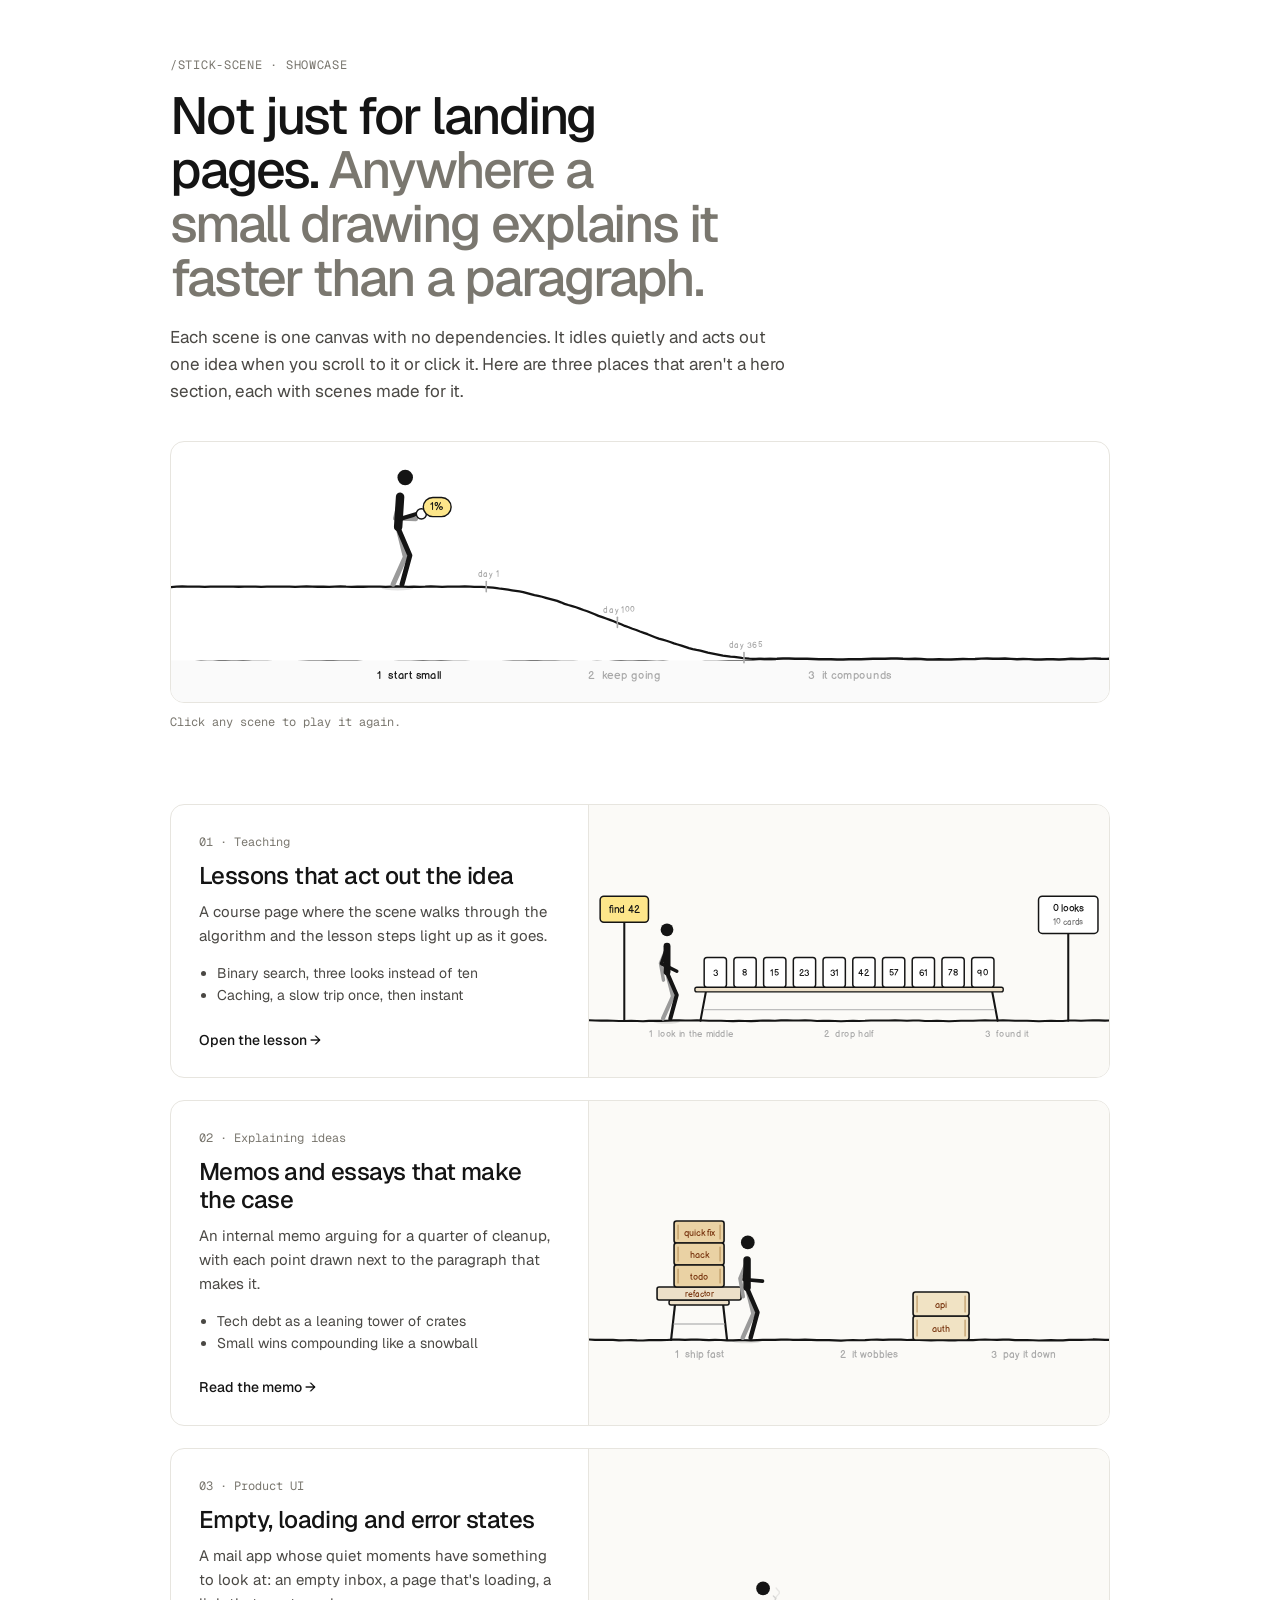
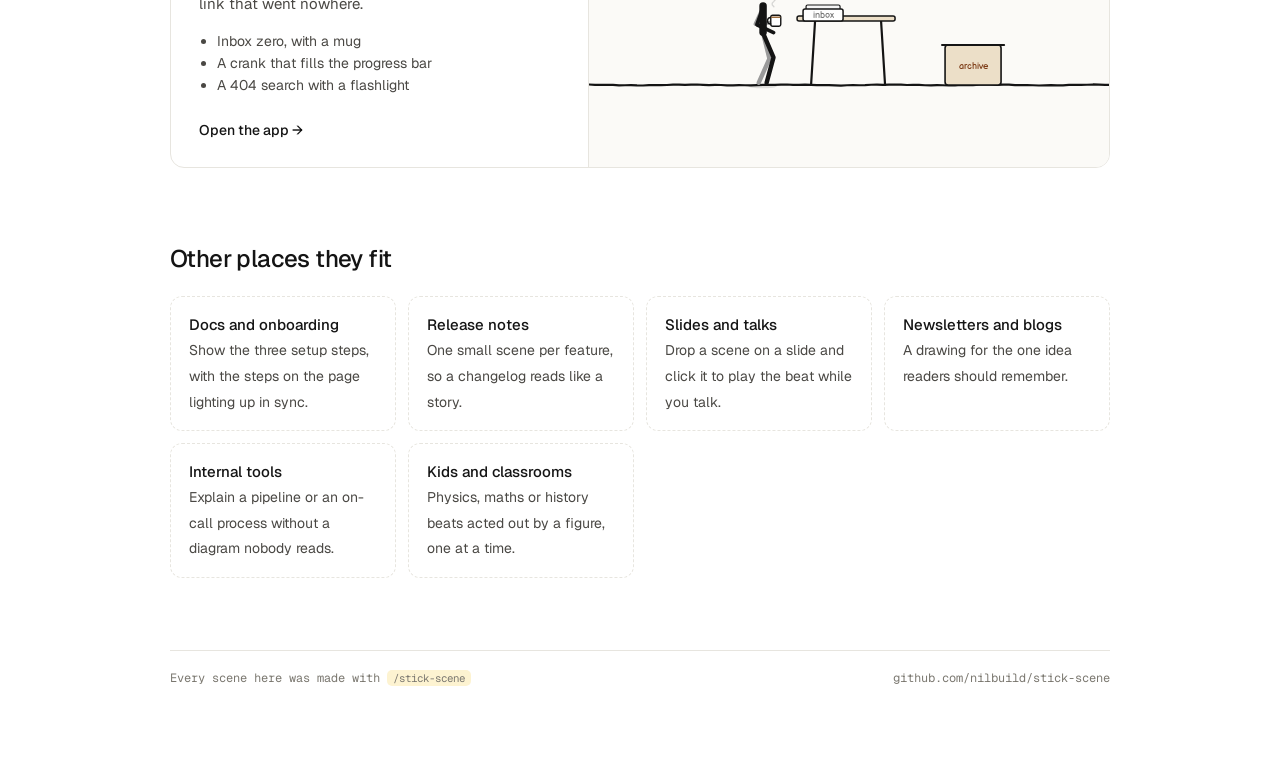
<file: showcase/index.html>
<!doctype html>
<html lang="en">
<head>
<meta charset="utf-8">
<meta name="viewport" content="width=device-width, initial-scale=1, viewport-fit=cover">
<title>Stick Scene Showcase</title>
<link rel="preconnect" href="https://fonts.googleapis.com">
<link rel="stylesheet" href="https://fonts.googleapis.com/css2?family=Geist:wght@400;500;600&family=Geist+Mono:wght@400;500&display=swap">
<style>
/* Layout: one centred column; a hero scene, then one wide card per use with its live scene, then a list of other uses. Light only, like paper. */
:root {
  --bg: #ffffff; --paper: #fbfaf7; --line: #e7e5df; --ink: #141414; --body: #4a4844; --muted: #7a776f;
  --butter: #f6d365; --butter-soft: #fdf3d1; --green: #1a7f37;
  --sans: 'Geist', ui-sans-serif, system-ui, -apple-system, sans-serif;
  --mono: 'Geist Mono', ui-monospace, 'SF Mono', Menlo, monospace;
  color-scheme: light;
}
* { box-sizing: border-box; }
body { margin: 0; background: var(--bg); color: var(--ink); font-family: var(--sans); font-size: 16px; line-height: 1.6; -webkit-font-smoothing: antialiased; }
a { color: inherit; }
.page { max-width: 980px; margin: 0 auto; padding-block: 56px 96px; padding-left: max(20px, env(safe-area-inset-left, 0px)); padding-right: max(20px, env(safe-area-inset-right, 0px)); }
.eyebrow { font-family: var(--mono); font-size: 12px; letter-spacing: .06em; text-transform: uppercase; color: var(--muted); }
h1 { font-size: clamp(34px, 5vw, 52px); line-height: 1.04; letter-spacing: -.04em; font-weight: 500; margin: 14px 0 0; max-width: 760px; text-wrap: balance; }
h1 span { color: var(--muted); }
.lede { margin: 18px 0 0; max-width: 620px; color: var(--body); font-size: 17px; }
.stage { margin-top: 36px; border: 1px solid var(--line); border-radius: 14px; overflow: hidden; background: #fff; }
.stage stick-scene { display: block; width: 100%; height: 260px; }
.hint { margin: 10px 0 0; font-family: var(--mono); font-size: 12px; color: var(--muted); }

.uses { margin-top: 72px; display: grid; gap: 22px; }
.use { display: grid; grid-template-columns: minmax(0, 1fr) minmax(0, 1.25fr); gap: 0; border: 1px solid var(--line); border-radius: 14px; overflow: hidden; text-decoration: none; transition: border-color .2s, box-shadow .2s; }
.use:hover, .use:focus-visible { border-color: #cfccc4; box-shadow: 0 6px 24px -12px rgba(20,20,20,.18); outline: none; }
.use-copy { padding: 28px 28px 26px; display: flex; flex-direction: column; gap: 10px; min-width: 0; }
.use-copy .n { font-family: var(--mono); font-size: 12px; color: var(--muted); }
.use-copy h2 { margin: 0; font-size: 24px; letter-spacing: -.025em; font-weight: 500; line-height: 1.15; }
.use-copy p { margin: 0; color: var(--body); font-size: 15px; }
.use-copy ul { margin: 4px 0 0; padding-left: 18px; color: var(--body); font-size: 14px; }
.use-copy .go { margin-top: auto; padding-top: 12px; font-weight: 500; font-size: 14px; }
.use-copy .go::after { content: " →"; }
.use-scene { background: var(--paper); border-left: 1px solid var(--line); display: grid; place-items: center; min-width: 0; }
.use-scene stick-scene { display: block; width: 100%; height: 230px; }

.more { margin-top: 72px; }
.more h2 { font-size: 24px; letter-spacing: -.025em; font-weight: 500; margin: 0; }
.more-grid { margin-top: 18px; display: grid; grid-template-columns: repeat(auto-fit, minmax(220px, 1fr)); gap: 12px; }
.more-grid div { border: 1px dashed var(--line); border-radius: 12px; padding: 16px 18px; }
.more-grid b { display: block; font-weight: 500; font-size: 15px; }
.more-grid span { color: var(--body); font-size: 14px; }
footer { margin-top: 72px; padding-top: 18px; border-top: 1px solid var(--line); display: flex; justify-content: space-between; flex-wrap: wrap; gap: 8px; font-family: var(--mono); font-size: 12px; color: var(--muted); }
code { font-family: var(--mono); font-size: .9em; background: var(--butter-soft); padding: 1px 6px; border-radius: 5px; }

@media (max-width: 760px) {
  .use { grid-template-columns: 1fr; }
  .use-scene { border-left: 0; border-top: 1px solid var(--line); }
  .stage stick-scene { height: 220px; }
}
</style>
</head>
<body>
<div class="page">
  <div class="eyebrow">/stick-scene · showcase</div>
  <h1>Not just for landing pages. <span>Anywhere a small drawing explains it faster than a paragraph.</span></h1>
  <p class="lede">Each scene is one canvas with no dependencies. It idles quietly and acts out one idea when you scroll to it or click it. Here are three places that aren't a hero section, each with scenes made for it.</p>

  <div class="stage"><stick-scene scene="idea-compounding" play="view" label="A figure pats a tiny snowball together, pushes it down a slope, and it grows into a big one."></stick-scene></div>
  <p class="hint">Click any scene to play it again.</p>

  <div class="uses">
    <a class="use" href="lessons.html">
      <div class="use-copy">
        <span class="n">01 · Teaching</span>
        <h2>Lessons that act out the idea</h2>
        <p>A course page where the scene walks through the algorithm and the lesson steps light up as it goes.</p>
        <ul><li>Binary search, three looks instead of ten</li><li>Caching, a slow trip once, then instant</li></ul>
        <span class="go">Open the lesson</span>
      </div>
      <div class="use-scene"><stick-scene scene="lesson-binary-search" play="hover" no-floor></stick-scene></div>
    </a>

    <a class="use" href="ideas.html">
      <div class="use-copy">
        <span class="n">02 · Explaining ideas</span>
        <h2>Memos and essays that make the case</h2>
        <p>An internal memo arguing for a quarter of cleanup, with each point drawn next to the paragraph that makes it.</p>
        <ul><li>Tech debt as a leaning tower of crates</li><li>Small wins compounding like a snowball</li></ul>
        <span class="go">Read the memo</span>
      </div>
      <div class="use-scene"><stick-scene scene="idea-tech-debt" play="hover" no-floor></stick-scene></div>
    </a>

    <a class="use" href="states.html">
      <div class="use-copy">
        <span class="n">03 · Product UI</span>
        <h2>Empty, loading and error states</h2>
        <p>A mail app whose quiet moments have something to look at: an empty inbox, a page that's loading, a link that went nowhere.</p>
        <ul><li>Inbox zero, with a mug</li><li>A crank that fills the progress bar</li><li>A 404 search with a flashlight</li></ul>
        <span class="go">Open the app</span>
      </div>
      <div class="use-scene"><stick-scene scene="state-empty" play="hover" no-floor></stick-scene></div>
    </a>
  </div>

  <section class="more">
    <h2>Other places they fit</h2>
    <div class="more-grid">
      <div><b>Docs and onboarding</b><span>Show the three setup steps, with the steps on the page lighting up in sync.</span></div>
      <div><b>Release notes</b><span>One small scene per feature, so a changelog reads like a story.</span></div>
      <div><b>Slides and talks</b><span>Drop a scene on a slide and click it to play the beat while you talk.</span></div>
      <div><b>Newsletters and blogs</b><span>A drawing for the one idea readers should remember.</span></div>
      <div><b>Internal tools</b><span>Explain a pipeline or an on-call process without a diagram nobody reads.</span></div>
      <div><b>Kids and classrooms</b><span>Physics, maths or history beats acted out by a figure, one at a time.</span></div>
    </div>
  </section>

  <footer><span>Every scene here was made with <code>/stick-scene</code></span><span>github.com/nilbuild/stick-scene</span></footer>
</div>
<script src="scenes/stick.js" defer></script>
<script src="scenes/idea-compounding.js" defer></script>
<script src="scenes/lesson-binary-search.js" defer></script>
<script src="scenes/idea-tech-debt.js" defer></script>
<script src="scenes/state-empty.js" defer></script>
</body>
</html>
</file>
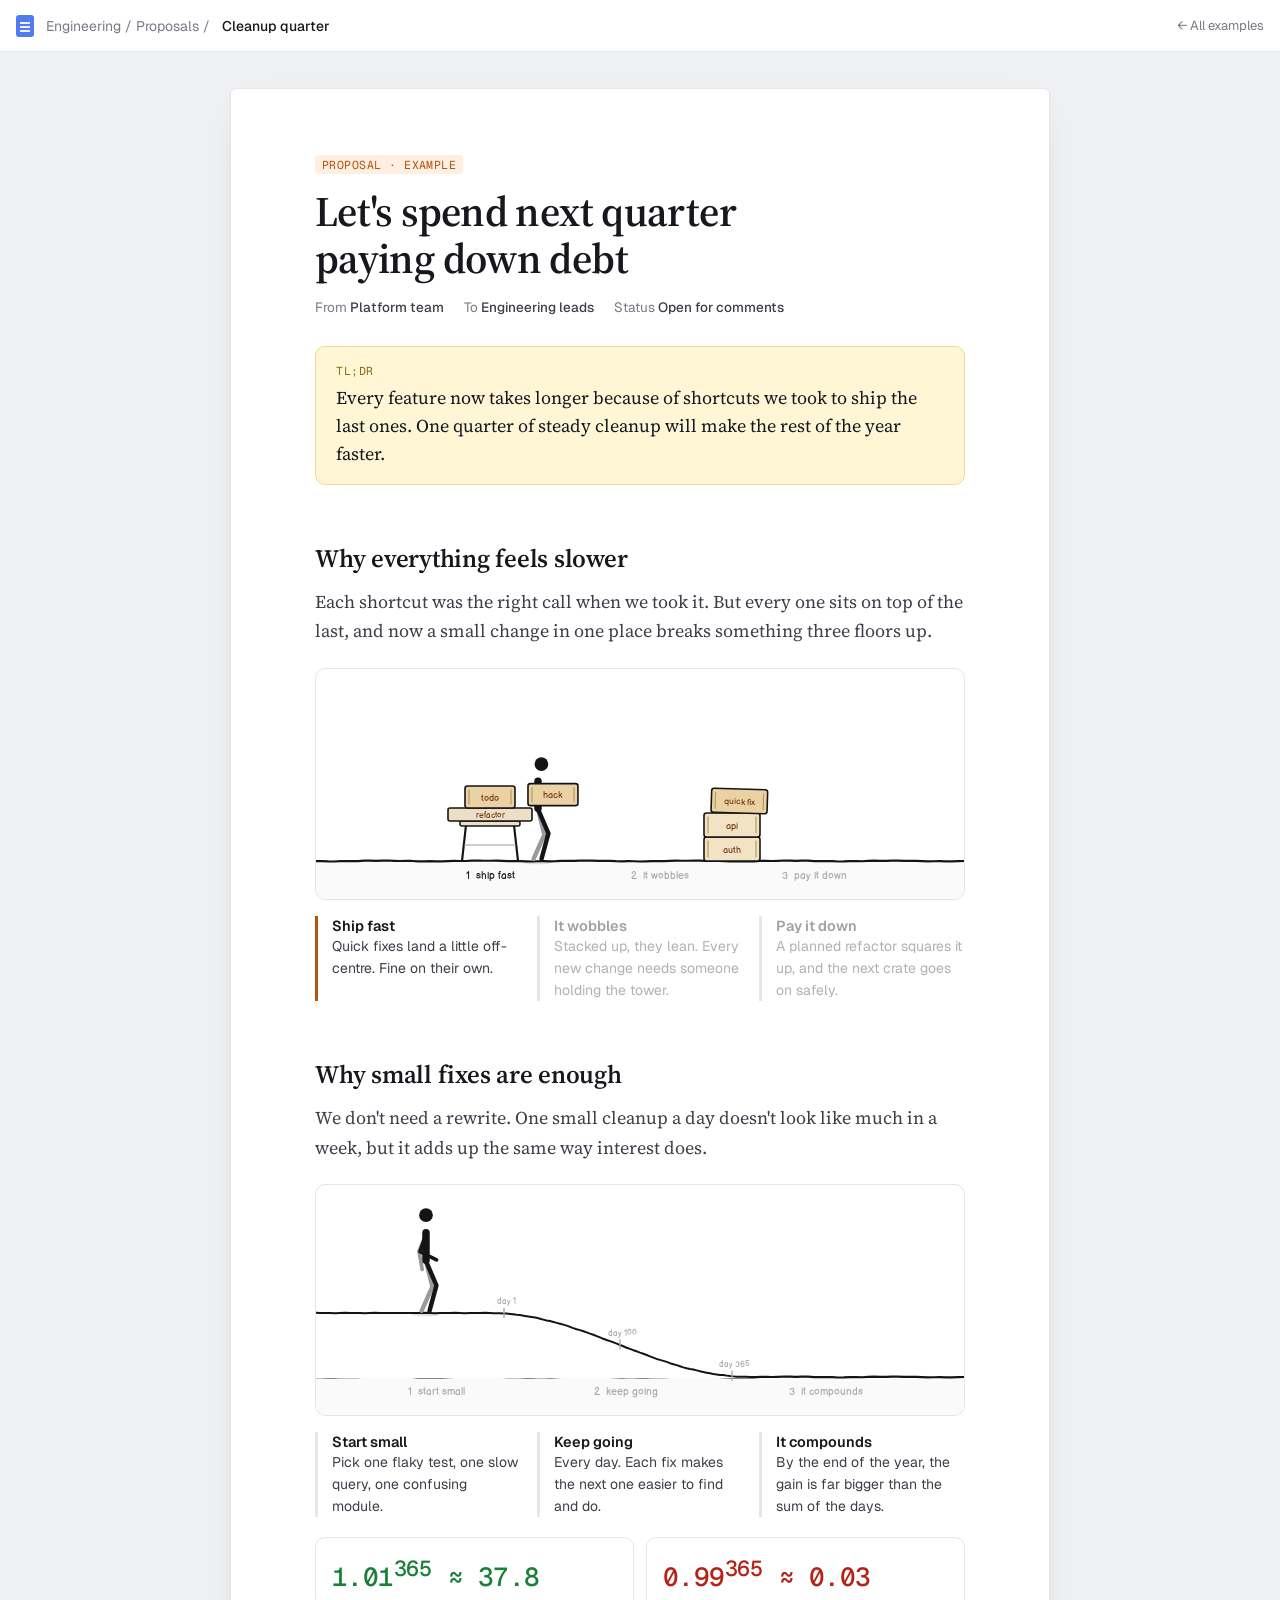
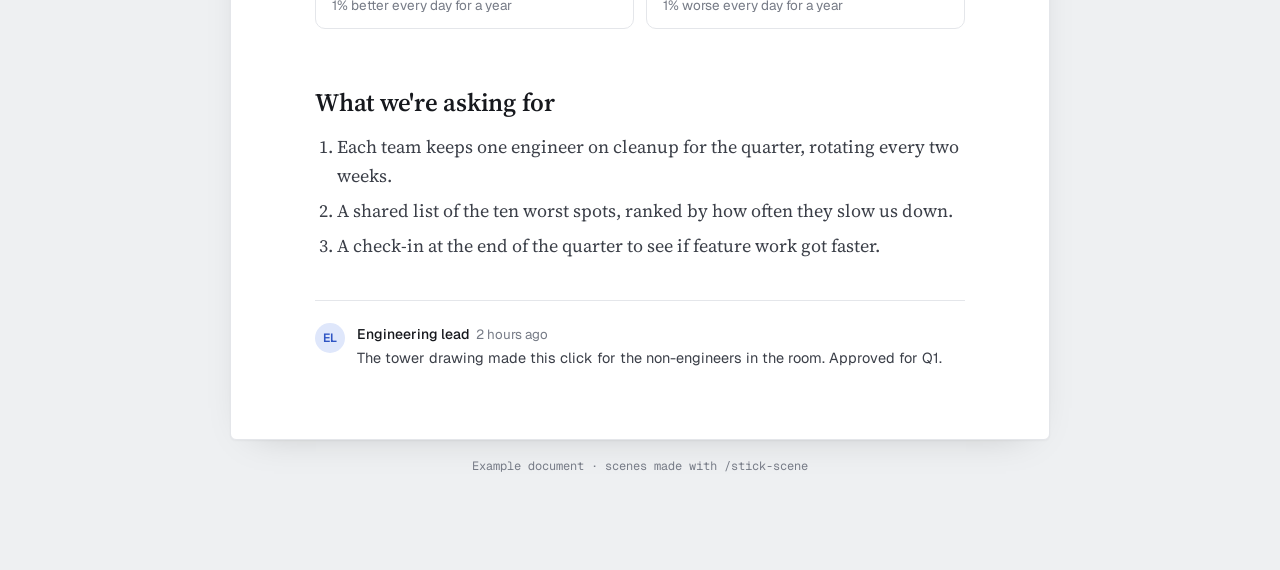
<file: showcase/ideas.html>
<!doctype html>
<html lang="en">
<head>
<meta charset="utf-8">
<meta name="viewport" content="width=device-width, initial-scale=1, viewport-fit=cover">
<title>Cleanup Quarter Memo</title>
<link rel="preconnect" href="https://fonts.googleapis.com">
<link rel="stylesheet" href="https://fonts.googleapis.com/css2?family=Source+Serif+4:opsz,wght@8..60,400;8..60,600&family=Geist:wght@400;500;600&family=Geist+Mono:wght@400;500&display=swap">
<style>
/* Layout: a shared document. A white sheet on a grey desk, a header with doc metadata, sections that pair a scene with the paragraph it illustrates. */
:root {
  --desk: #eef0f2; --sheet: #ffffff; --line: #e4e6ea; --ink: #16181d; --body: #3b3f48; --muted: #767b86;
  --note: #fff6d6; --note-line: #f0dc8f; --accent: #b4540a; --green: #1a7f37;
  --serif: 'Source Serif 4', Georgia, serif;
  --sans: 'Geist', ui-sans-serif, system-ui, -apple-system, sans-serif;
  --mono: 'Geist Mono', ui-monospace, 'SF Mono', Menlo, monospace;
  color-scheme: light;
}
* { box-sizing: border-box; }
body { margin: 0; background: var(--desk); color: var(--ink); font-family: var(--sans); -webkit-font-smoothing: antialiased; }
.bar { position: sticky; top: env(safe-area-inset-top, 0px); z-index: 5; display: flex; align-items: center; gap: 12px; height: 52px; padding-left: max(16px, env(safe-area-inset-left, 0px)); padding-right: max(16px, env(safe-area-inset-right, 0px)); background: #fff; border-bottom: 1px solid var(--line); font-size: 14px; }
body::before { content: ""; position: fixed; inset: 0 0 auto; height: env(safe-area-inset-top, 0px); z-index: 10; background: #fff; }
.bar .doc-icon { width: 18px; height: 22px; border-radius: 3px; background: #4f7cf0; position: relative; flex: none; }
.bar .doc-icon::after { content: ""; position: absolute; left: 4px; right: 4px; top: 7px; height: 2px; background: #fff; box-shadow: 0 4px 0 #fff, 0 8px 0 #fff; opacity: .9; }
.bar b { font-weight: 500; }
.bar .crumbs { color: var(--muted); }
.bar a { margin-left: auto; color: var(--muted); font-size: 13px; text-decoration: none; }
.bar a:hover { color: var(--ink); }
.desk { padding-block: 36px 96px; padding-left: max(16px, env(safe-area-inset-left, 0px)); padding-right: max(16px, env(safe-area-inset-right, 0px)); }
.sheet { max-width: 820px; margin: 0 auto; background: var(--sheet); border: 1px solid var(--line); border-radius: 6px; box-shadow: 0 1px 2px rgba(0,0,0,.04), 0 12px 40px -24px rgba(0,0,0,.25); padding: 64px clamp(22px, 7vw, 84px) 72px; }
.tag { display: inline-block; font-family: var(--mono); font-size: 11.5px; letter-spacing: .04em; text-transform: uppercase; color: var(--accent); background: #fdf0e3; border-radius: 4px; padding: 2px 7px; }
h1 { font-family: var(--serif); font-weight: 600; font-size: clamp(30px, 4.4vw, 42px); line-height: 1.12; letter-spacing: -.015em; margin: 14px 0 0; text-wrap: balance; }
.meta { display: flex; flex-wrap: wrap; gap: 6px 20px; margin-top: 16px; font-size: 13.5px; color: var(--muted); }
.meta b { color: var(--body); font-weight: 500; }
.tldr { margin-top: 30px; background: var(--note); border: 1px solid var(--note-line); border-radius: 10px; padding: 16px 20px; }
.tldr .k { font-family: var(--mono); font-size: 11.5px; letter-spacing: .05em; text-transform: uppercase; color: #8a6a00; }
.tldr p { margin: 6px 0 0; font-family: var(--serif); font-size: 18px; line-height: 1.55; color: var(--ink); }
h2 { font-family: var(--serif); font-weight: 600; font-size: 25px; letter-spacing: -.01em; margin: 56px 0 0; }
.sec > p, .ask p { font-family: var(--serif); font-size: 18px; line-height: 1.65; color: var(--body); margin: 12px 0 0; }
.pair { margin-top: 22px; display: grid; gap: 16px; }
.art { border: 1px solid var(--line); border-radius: 10px; overflow: hidden; background: #fff; }
.art stick-scene { display: block; width: 100%; height: 230px; }
.points { list-style: none; margin: 0; padding: 0; display: grid; grid-template-columns: repeat(3, minmax(0, 1fr)); gap: 16px; }
.points li { padding-left: 14px; border-left: 3px solid var(--line); transition: border-color .3s; }
.points li > * { transition: opacity .3s; }
.points b { display: block; font-size: 14.5px; font-weight: 600; }
.points span { font-size: 14px; color: var(--body); line-height: 1.5; }
.sec:has(stick-scene[data-step="1"], stick-scene[data-step="2"], stick-scene[data-step="3"]) .points li > * { opacity: .4; }
.sec:has(stick-scene[data-step="1"]) .points li[data-i="1"],
.sec:has(stick-scene[data-step="2"]) .points li[data-i="2"],
.sec:has(stick-scene[data-step="3"]) .points li[data-i="3"] { border-color: var(--accent); }
.sec:has(stick-scene[data-step="1"]) .points li[data-i="1"] > *,
.sec:has(stick-scene[data-step="2"]) .points li[data-i="2"] > *,
.sec:has(stick-scene[data-step="3"]) .points li[data-i="3"] > * { opacity: 1; }
.numbers { margin-top: 20px; display: grid; grid-template-columns: repeat(2, minmax(0, 1fr)); gap: 12px; }
.numbers div { border: 1px solid var(--line); border-radius: 10px; padding: 14px 16px; }
.numbers .v { font-family: var(--mono); font-size: 26px; font-weight: 500; letter-spacing: -.02em; font-variant-numeric: tabular-nums; }
.numbers .v.up { color: var(--green); }
.numbers .v.down { color: #b42318; }
.numbers span { display: block; font-size: 13.5px; color: var(--muted); margin-top: 2px; }
.ask ol { margin: 14px 0 0; padding-left: 22px; font-family: var(--serif); font-size: 18px; line-height: 1.6; color: var(--body); }
.ask li + li { margin-top: 6px; }
.comment { margin-top: 40px; display: grid; grid-template-columns: 30px minmax(0, 1fr); gap: 12px; border-top: 1px solid var(--line); padding-top: 22px; }
.av { width: 30px; height: 30px; border-radius: 50%; background: #dfe7fb; color: #2f55c4; display: grid; place-items: center; font-size: 12px; font-weight: 600; }
.comment b { font-size: 14px; font-weight: 500; }
.comment small { color: var(--muted); margin-left: 6px; }
.comment p { margin: 4px 0 0; font-size: 14.5px; color: var(--body); }
.foot { max-width: 820px; margin: 18px auto 0; font-family: var(--mono); font-size: 12px; color: var(--muted); text-align: center; }
@media (max-width: 720px) {
  .points { grid-template-columns: 1fr; }
  .numbers { grid-template-columns: 1fr; }
}
@media (prefers-reduced-motion: reduce) { .points li, .points li > * { transition: none; } }
</style>
</head>
<body>
<header class="bar">
  <span class="doc-icon" aria-hidden="true"></span>
  <span class="crumbs">Engineering / Proposals /</span>
  <b>Cleanup quarter</b>
  <a href="index.html">← All examples</a>
</header>

<div class="desk">
  <article class="sheet">
    <span class="tag">Proposal · example</span>
    <h1>Let's spend next quarter paying down debt</h1>
    <div class="meta"><span>From <b>Platform team</b></span><span>To <b>Engineering leads</b></span><span>Status <b>Open for comments</b></span></div>

    <div class="tldr">
      <div class="k">TL;DR</div>
      <p>Every feature now takes longer because of shortcuts we took to ship the last ones. One quarter of steady cleanup will make the rest of the year faster.</p>
    </div>

    <section class="sec">
      <h2>Why everything feels slower</h2>
      <p>Each shortcut was the right call when we took it. But every one sits on top of the last, and now a small change in one place breaks something three floors up.</p>
      <div class="pair">
        <div class="art"><stick-scene scene="idea-tech-debt" play="view" label="A figure stacks crates labelled quick fix, hack and todo on a tower until it leans and wobbles, then slides in a refactor brace and the tower stands straight."></stick-scene></div>
        <ol class="points">
          <li data-i="1"><b>Ship fast</b><span>Quick fixes land a little off-centre. Fine on their own.</span></li>
          <li data-i="2"><b>It wobbles</b><span>Stacked up, they lean. Every new change needs someone holding the tower.</span></li>
          <li data-i="3"><b>Pay it down</b><span>A planned refactor squares it up, and the next crate goes on safely.</span></li>
        </ol>
      </div>
    </section>

    <section class="sec">
      <h2>Why small fixes are enough</h2>
      <p>We don't need a rewrite. One small cleanup a day doesn't look like much in a week, but it adds up the same way interest does.</p>
      <div class="pair">
        <div class="art"><stick-scene scene="idea-compounding" play="view" label="A figure pats a tiny snowball together, pushes it down a slope, and it grows into a big one by the bottom."></stick-scene></div>
        <ol class="points">
          <li data-i="1"><b>Start small</b><span>Pick one flaky test, one slow query, one confusing module.</span></li>
          <li data-i="2"><b>Keep going</b><span>Every day. Each fix makes the next one easier to find and do.</span></li>
          <li data-i="3"><b>It compounds</b><span>By the end of the year, the gain is far bigger than the sum of the days.</span></li>
        </ol>
      </div>
      <div class="numbers">
        <div><span class="v up">1.01<sup>365</sup> ≈ 37.8</span><span>1% better every day for a year</span></div>
        <div><span class="v down">0.99<sup>365</sup> ≈ 0.03</span><span>1% worse every day for a year</span></div>
      </div>
    </section>

    <section class="ask">
      <h2>What we're asking for</h2>
      <ol>
        <li>Each team keeps one engineer on cleanup for the quarter, rotating every two weeks.</li>
        <li>A shared list of the ten worst spots, ranked by how often they slow us down.</li>
        <li>A check-in at the end of the quarter to see if feature work got faster.</li>
      </ol>
    </section>

    <div class="comment">
      <span class="av">EL</span>
      <div><b>Engineering lead</b><small>2 hours ago</small><p>The tower drawing made this click for the non-engineers in the room. Approved for Q1.</p></div>
    </div>
  </article>
  <p class="foot">Example document · scenes made with /stick-scene</p>
</div>
<script src="scenes/stick.js" defer></script>
<script src="scenes/idea-tech-debt.js" defer></script>
<script src="scenes/idea-compounding.js" defer></script>
</body>
</html>
</file>
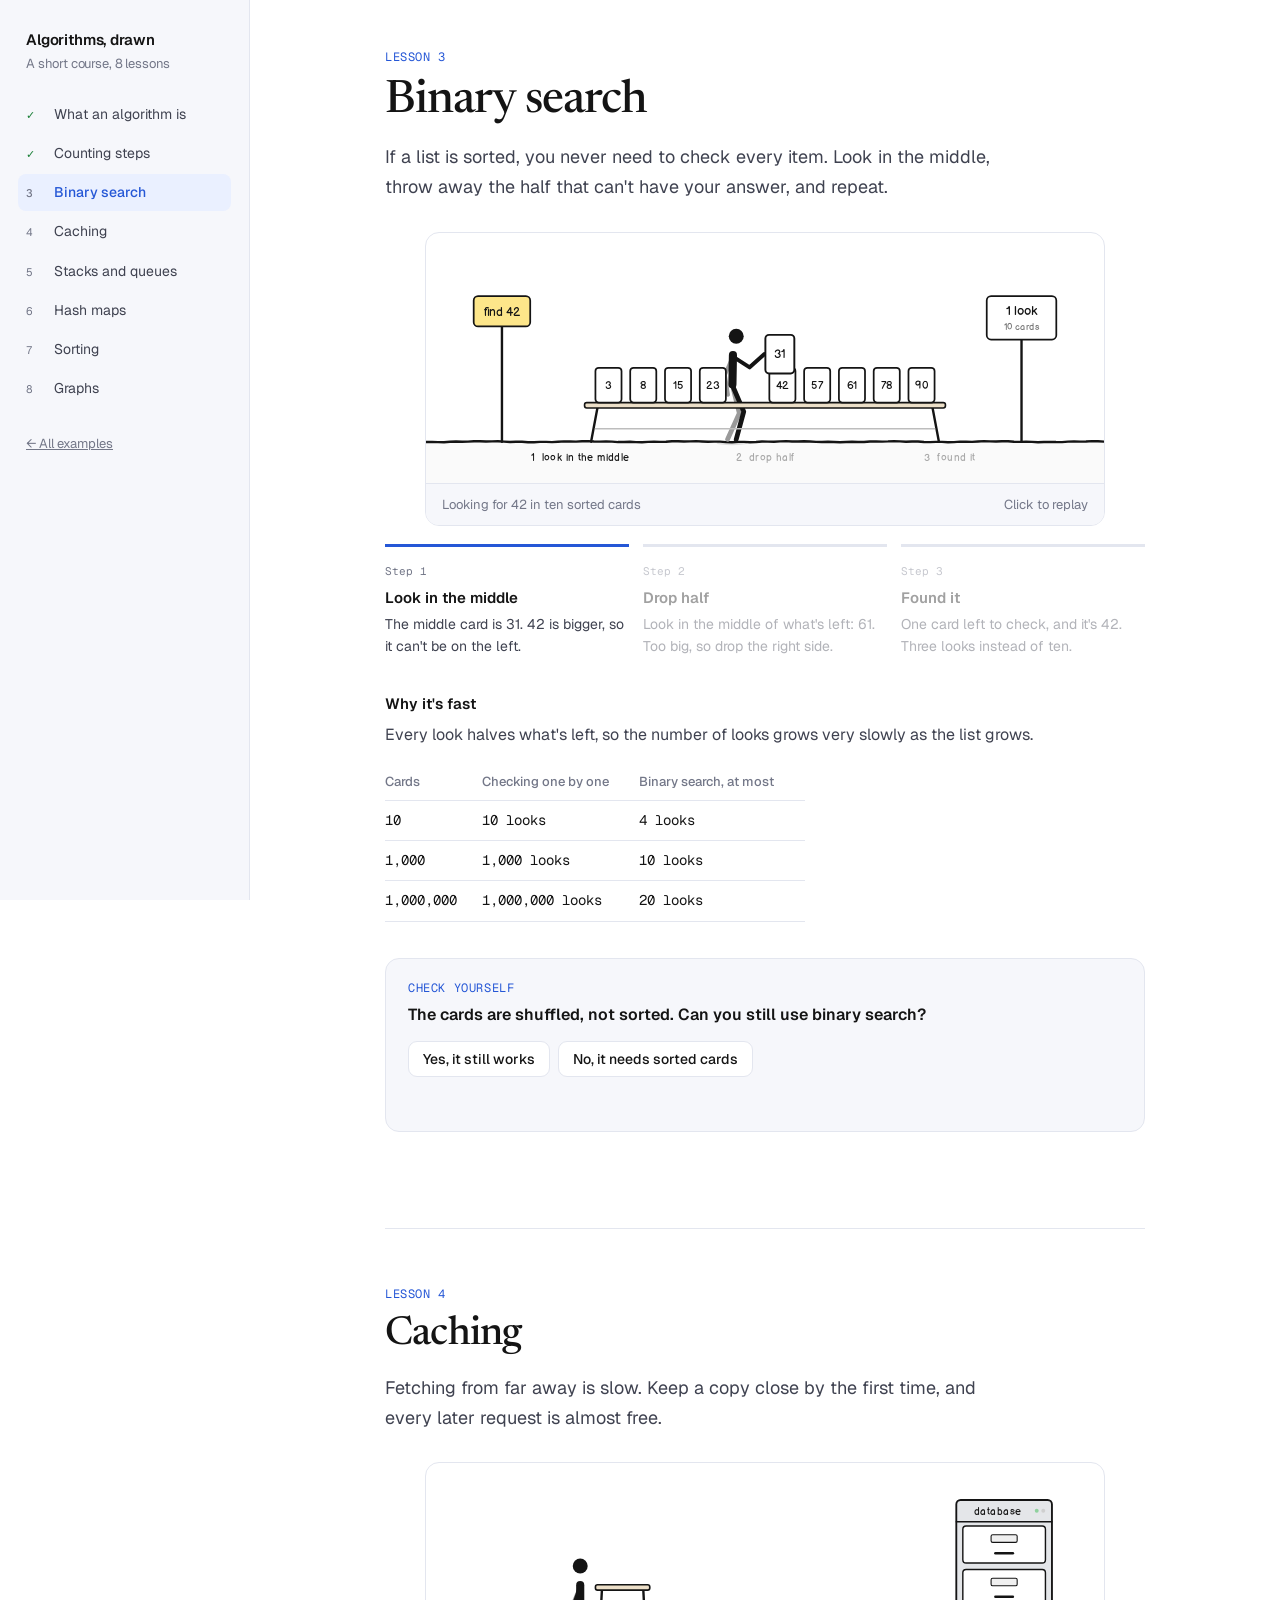
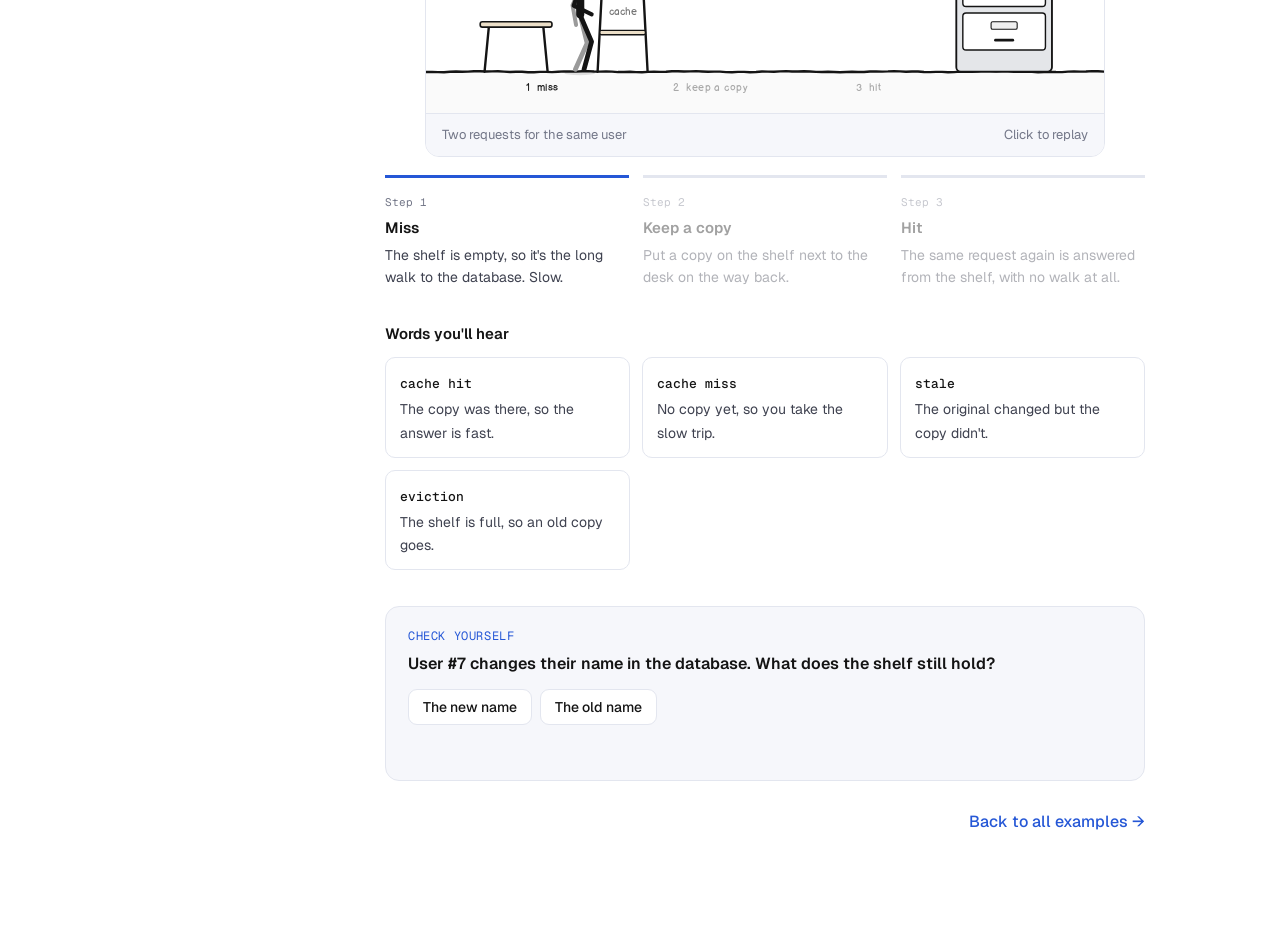
<file: showcase/lessons.html>
<!doctype html>
<html lang="en">
<head>
<meta charset="utf-8">
<meta name="viewport" content="width=device-width, initial-scale=1, viewport-fit=cover">
<title>Algorithms, Drawn</title>
<link rel="preconnect" href="https://fonts.googleapis.com">
<link rel="stylesheet" href="https://fonts.googleapis.com/css2?family=Newsreader:opsz,wght@6..72,400;6..72,500&family=Geist:wght@400;500;600&family=Geist+Mono:wght@400;500&display=swap">
<style>
/* Layout: a course site. Left rail of lessons, a reading column with the scene, steps that light up with it, and a check-yourself quiz. */
:root {
  --bg: #ffffff; --rail: #f6f7fb; --line: #e3e6ef; --ink: #141414; --body: #3f4250; --muted: #737788;
  --blue: #2557d6; --blue-soft: #eaf0ff; --green: #1a7f37; --green-soft: #e7f6ec; --red: #b42318; --red-soft: #fdecea;
  --serif: 'Newsreader', Georgia, serif;
  --sans: 'Geist', ui-sans-serif, system-ui, -apple-system, sans-serif;
  --mono: 'Geist Mono', ui-monospace, 'SF Mono', Menlo, monospace;
  color-scheme: light;
}
* { box-sizing: border-box; }
body { margin: 0; background: var(--bg); color: var(--ink); font-family: var(--sans); font-size: 16px; line-height: 1.65; -webkit-font-smoothing: antialiased; }
a { color: var(--blue); }
.shell { display: grid; grid-template-columns: 250px minmax(0, 1fr); min-height: 100vh; }
.rail { background: var(--rail); border-right: 1px solid var(--line); padding: 28px 18px; position: sticky; top: 0; height: 100vh; overflow-y: auto; }
.course { font-weight: 600; font-size: 15px; letter-spacing: -.01em; padding: 0 8px; }
.course small { display: block; font-weight: 400; color: var(--muted); font-size: 13px; }
.rail ol { list-style: none; margin: 22px 0 0; padding: 0; display: grid; gap: 2px; }
.rail li a { display: flex; gap: 10px; align-items: baseline; padding: 7px 8px; border-radius: 8px; color: var(--body); text-decoration: none; font-size: 14px; }
.rail li a:hover { background: #eceff6; }
.rail li a .n { font-family: var(--mono); font-size: 11px; color: var(--muted); width: 18px; flex: none; }
.rail li a.done .n::before { content: "✓"; color: var(--green); }
.rail li a.done .n span { display: none; }
.rail li a.here { background: var(--blue-soft); color: var(--blue); font-weight: 500; }
.back { display: inline-block; margin-top: 26px; padding: 0 8px; font-size: 13px; color: var(--muted); }
main { padding-block: 48px 96px; padding-left: max(24px, env(safe-area-inset-left, 0px)); padding-right: max(24px, env(safe-area-inset-right, 0px)); }
.col { max-width: 760px; margin: 0 auto; }
.lesson + .lesson { margin-top: 96px; padding-top: 56px; border-top: 1px solid var(--line); }
.kicker { font-family: var(--mono); font-size: 12px; letter-spacing: .05em; text-transform: uppercase; color: var(--blue); }
h1, h2 { font-family: var(--serif); font-weight: 500; letter-spacing: -.02em; line-height: 1.1; margin: 8px 0 0; text-wrap: balance; }
h1 { font-size: clamp(34px, 4.6vw, 46px); }
h3 { font-size: 15px; font-weight: 600; margin: 34px 0 6px; }
.intro { font-size: 18px; color: var(--body); margin: 16px 0 0; max-width: 640px; }
.figure { margin-top: 30px; border: 1px solid var(--line); border-radius: 14px; overflow: hidden; background: #fff; }
.figure stick-scene { display: block; width: 100%; height: 250px; }
.figure figcaption { display: flex; justify-content: space-between; gap: 12px; padding: 10px 16px; border-top: 1px solid var(--line); font-size: 13px; color: var(--muted); background: var(--rail); }
.steps { list-style: none; padding: 0; margin: 18px 0 0; display: grid; grid-template-columns: repeat(3, minmax(0, 1fr)); gap: 14px; }
.steps li { border-top: 3px solid var(--line); padding-top: 10px; transition: border-color .3s; }
.steps .s-n { font-family: var(--mono); font-size: 11px; color: var(--muted); }
.steps b { display: block; font-size: 15px; font-weight: 600; margin-top: 2px; }
.steps p { margin: 4px 0 0; font-size: 14px; color: var(--body); line-height: 1.55; }
.steps li > * { transition: opacity .3s; }
.lesson:has(stick-scene[data-step="1"], stick-scene[data-step="2"], stick-scene[data-step="3"]) .steps li > * { opacity: .4; }
.lesson:has(stick-scene[data-step="1"]) .steps li[data-i="1"],
.lesson:has(stick-scene[data-step="2"]) .steps li[data-i="2"],
.lesson:has(stick-scene[data-step="3"]) .steps li[data-i="3"] { border-color: var(--blue); }
.lesson:has(stick-scene[data-step="1"]) .steps li[data-i="1"] > *,
.lesson:has(stick-scene[data-step="2"]) .steps li[data-i="2"] > *,
.lesson:has(stick-scene[data-step="3"]) .steps li[data-i="3"] > * { opacity: 1; }
.prose p { margin: 0 0 14px; color: var(--body); max-width: 660px; }
.table-wrap { overflow-x: auto; margin-top: 10px; }
table { border-collapse: collapse; font-size: 14px; min-width: 420px; }
th, td { text-align: left; padding: 8px 18px 8px 0; border-bottom: 1px solid var(--line); }
th { font-weight: 500; color: var(--muted); font-size: 13px; }
td.num { font-family: var(--mono); font-variant-numeric: tabular-nums; }
.terms { display: grid; grid-template-columns: repeat(auto-fit, minmax(200px, 1fr)); gap: 12px; margin-top: 10px; }
.terms div { border: 1px solid var(--line); border-radius: 10px; padding: 12px 14px; }
.terms b { font-family: var(--mono); font-size: 13px; font-weight: 500; }
.terms span { display: block; font-size: 14px; color: var(--body); margin-top: 2px; }
.quiz { margin-top: 36px; border: 1px solid var(--line); border-radius: 14px; padding: 20px 22px; background: var(--rail); }
.quiz .q { font-weight: 600; margin: 4px 0 12px; }
.choices { display: flex; flex-wrap: wrap; gap: 8px; }
.choices button { font: 500 14px var(--sans); padding: 8px 14px; border-radius: 9px; border: 1px solid var(--line); background: #fff; color: var(--ink); cursor: pointer; }
.choices button:hover { border-color: var(--blue); }
.choices button:focus-visible { outline: 2px solid var(--blue); outline-offset: 2px; }
.choices button.right { background: var(--green-soft); border-color: var(--green); color: var(--green); }
.choices button.wrong { background: var(--red-soft); border-color: var(--red); color: var(--red); }
.feedback { margin: 12px 0 0; font-size: 14px; color: var(--body); min-height: 1.6em; }
.next { margin-top: 28px; display: flex; justify-content: flex-end; }
.next a { font-weight: 500; text-decoration: none; }
@media (max-width: 820px) {
  .shell { grid-template-columns: minmax(0, 1fr); }
  .rail { position: static; height: auto; border-right: 0; border-bottom: 1px solid var(--line); min-width: 0; }
  .rail ol { grid-auto-flow: column; overflow-x: auto; }
  .rail li a { white-space: nowrap; }
  .steps { grid-template-columns: 1fr; }
  .figure stick-scene { height: 200px; }
}
@media (prefers-reduced-motion: reduce) { .steps li, .steps li > * { transition: none; } }
</style>
</head>
<body>
<div class="shell">
  <nav class="rail" aria-label="Lessons">
    <div class="course">Algorithms, drawn<small>A short course, 8 lessons</small></div>
    <ol>
      <li><a class="done" href="#"><span class="n"><span>1</span></span>What an algorithm is</a></li>
      <li><a class="done" href="#"><span class="n"><span>2</span></span>Counting steps</a></li>
      <li><a class="here" href="#binary-search"><span class="n">3</span>Binary search</a></li>
      <li><a href="#caching"><span class="n">4</span>Caching</a></li>
      <li><a href="#"><span class="n">5</span>Stacks and queues</a></li>
      <li><a href="#"><span class="n">6</span>Hash maps</a></li>
      <li><a href="#"><span class="n">7</span>Sorting</a></li>
      <li><a href="#"><span class="n">8</span>Graphs</a></li>
    </ol>
    <a class="back" href="index.html">← All examples</a>
  </nav>

  <main>
    <div class="col">
      <article class="lesson" id="binary-search">
        <div class="kicker">Lesson 3</div>
        <h1>Binary search</h1>
        <p class="intro">If a list is sorted, you never need to check every item. Look in the middle, throw away the half that can't have your answer, and repeat.</p>

        <figure class="figure">
          <stick-scene scene="lesson-binary-search" play="view" label="A figure looks for 42 in ten sorted cards. It checks the middle card, drops the half that can't hold 42, and finds it on the third look."></stick-scene>
          <figcaption><span>Looking for 42 in ten sorted cards</span><span>Click to replay</span></figcaption>
        </figure>

        <ol class="steps">
          <li data-i="1"><span class="s-n">Step 1</span><b>Look in the middle</b><p>The middle card is 31. 42 is bigger, so it can't be on the left.</p></li>
          <li data-i="2"><span class="s-n">Step 2</span><b>Drop half</b><p>Look in the middle of what's left: 61. Too big, so drop the right side.</p></li>
          <li data-i="3"><span class="s-n">Step 3</span><b>Found it</b><p>One card left to check, and it's 42. Three looks instead of ten.</p></li>
        </ol>

        <h3>Why it's fast</h3>
        <div class="prose"><p>Every look halves what's left, so the number of looks grows very slowly as the list grows.</p></div>
        <div class="table-wrap">
          <table>
            <thead><tr><th>Cards</th><th>Checking one by one</th><th>Binary search, at most</th></tr></thead>
            <tbody>
              <tr><td class="num">10</td><td class="num">10 looks</td><td class="num">4 looks</td></tr>
              <tr><td class="num">1,000</td><td class="num">1,000 looks</td><td class="num">10 looks</td></tr>
              <tr><td class="num">1,000,000</td><td class="num">1,000,000 looks</td><td class="num">20 looks</td></tr>
            </tbody>
          </table>
        </div>

        <div class="quiz" data-quiz>
          <div class="kicker">Check yourself</div>
          <p class="q">The cards are shuffled, not sorted. Can you still use binary search?</p>
          <div class="choices">
            <button type="button" id="q1-a" data-right="false" data-why="Dropping half only works because everything on one side is smaller and everything on the other side is bigger. In a shuffled list, 42 could be anywhere.">Yes, it still works</button>
            <button type="button" id="q1-b" data-right="true" data-why="Right. Dropping half is only safe when the list is sorted. Sort it first, or check every card.">No, it needs sorted cards</button>
          </div>
          <p class="feedback" aria-live="polite"></p>
        </div>
      </article>

      <article class="lesson" id="caching">
        <div class="kicker">Lesson 4</div>
        <h2 style="font-size:clamp(30px,4vw,40px)">Caching</h2>
        <p class="intro">Fetching from far away is slow. Keep a copy close by the first time, and every later request is almost free.</p>

        <figure class="figure">
          <stick-scene scene="lesson-cache" play="view" label="A figure walks all the way to the database for a file, keeps a copy on a nearby cache shelf, and answers the next request for it instantly."></stick-scene>
          <figcaption><span>Two requests for the same user</span><span>Click to replay</span></figcaption>
        </figure>

        <ol class="steps">
          <li data-i="1"><span class="s-n">Step 1</span><b>Miss</b><p>The shelf is empty, so it's the long walk to the database. Slow.</p></li>
          <li data-i="2"><span class="s-n">Step 2</span><b>Keep a copy</b><p>Put a copy on the shelf next to the desk on the way back.</p></li>
          <li data-i="3"><span class="s-n">Step 3</span><b>Hit</b><p>The same request again is answered from the shelf, with no walk at all.</p></li>
        </ol>

        <h3>Words you'll hear</h3>
        <div class="terms">
          <div><b>cache hit</b><span>The copy was there, so the answer is fast.</span></div>
          <div><b>cache miss</b><span>No copy yet, so you take the slow trip.</span></div>
          <div><b>stale</b><span>The original changed but the copy didn't.</span></div>
          <div><b>eviction</b><span>The shelf is full, so an old copy goes.</span></div>
        </div>

        <div class="quiz" data-quiz>
          <div class="kicker">Check yourself</div>
          <p class="q">User #7 changes their name in the database. What does the shelf still hold?</p>
          <div class="choices">
            <button type="button" id="q2-a" data-right="false" data-why="The shelf is just a copy. Nothing updates it on its own when the database changes.">The new name</button>
            <button type="button" id="q2-b" data-right="true" data-why="Right, a stale copy. That's why caches expire copies after a while, or clear them when the data changes.">The old name</button>
          </div>
          <p class="feedback" aria-live="polite"></p>
        </div>

        <div class="next"><a href="index.html">Back to all examples →</a></div>
      </article>
    </div>
  </main>
</div>
<script>
  for (const quiz of document.querySelectorAll('[data-quiz]')) {
    const feedback = quiz.querySelector('.feedback');
    for (const button of quiz.querySelectorAll('button')) {
      button.addEventListener('click', () => {
        for (const other of quiz.querySelectorAll('button')) {
          other.classList.remove('right', 'wrong');
        }
        button.classList.add(button.dataset.right === 'true' ? 'right' : 'wrong');
        feedback.textContent = button.dataset.why;
      });
    }
  }
</script>
<script src="scenes/stick.js" defer></script>
<script src="scenes/lesson-binary-search.js" defer></script>
<script src="scenes/lesson-cache.js" defer></script>
</body>
</html>
</file>
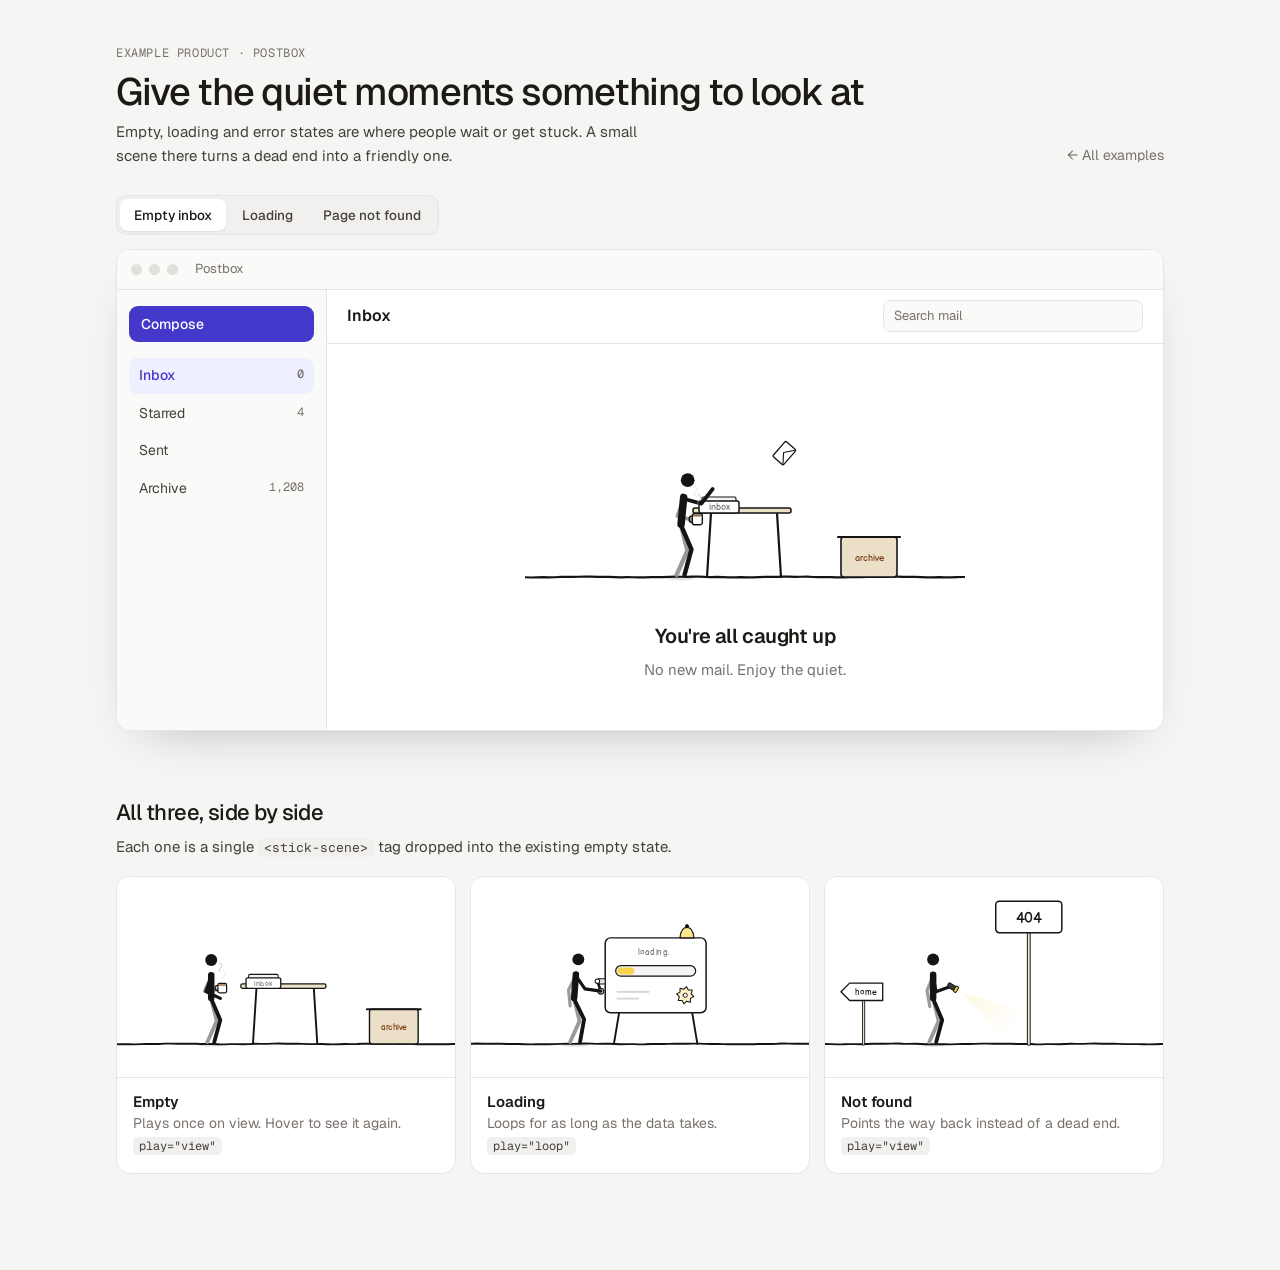
<file: showcase/states.html>
<!doctype html>
<html lang="en">
<head>
<meta charset="utf-8">
<meta name="viewport" content="width=device-width, initial-scale=1, viewport-fit=cover">
<title>Postbox App States</title>
<link rel="preconnect" href="https://fonts.googleapis.com">
<link rel="stylesheet" href="https://fonts.googleapis.com/css2?family=Geist:wght@400;500;600&family=Geist+Mono:wght@400;500&display=swap">
<style>
/* Layout: a product page. A mock mail app window whose main panel switches between three states, then the three states as cards side by side. */
:root {
  --bg: #f5f5f4; --win: #ffffff; --side: #fafaf9; --line: #e7e5e4; --ink: #1c1917; --body: #44403c; --muted: #78716c;
  --accent: #4338ca; --accent-soft: #eef0ff; --pill: #f1f0ee;
  --sans: 'Geist', ui-sans-serif, system-ui, -apple-system, sans-serif;
  --mono: 'Geist Mono', ui-monospace, 'SF Mono', Menlo, monospace;
  color-scheme: light;
}
* { box-sizing: border-box; }
body { margin: 0; background: var(--bg); color: var(--ink); font-family: var(--sans); font-size: 15px; line-height: 1.55; -webkit-font-smoothing: antialiased; }
.page { max-width: 1080px; margin: 0 auto; padding-block: 44px 96px; padding-left: max(16px, env(safe-area-inset-left, 0px)); padding-right: max(16px, env(safe-area-inset-right, 0px)); }
.top { display: flex; flex-wrap: wrap; align-items: end; justify-content: space-between; gap: 16px; }
.eyebrow { font-family: var(--mono); font-size: 12px; letter-spacing: .05em; text-transform: uppercase; color: var(--muted); }
h1 { margin: 8px 0 0; font-size: clamp(28px, 4vw, 38px); letter-spacing: -.035em; font-weight: 500; line-height: 1.1; }
.top p { margin: 8px 0 0; color: var(--body); max-width: 560px; }
.back { color: var(--muted); font-size: 14px; text-decoration: none; }
.back:hover { color: var(--ink); }

.switch { margin-top: 28px; display: inline-flex; gap: 2px; padding: 3px; background: var(--pill); border: 1px solid var(--line); border-radius: 10px; flex-wrap: wrap; }
.switch button { font: 500 13.5px var(--sans); color: var(--body); background: none; border: 0; padding: 7px 14px; border-radius: 8px; cursor: pointer; }
.switch button[aria-pressed="true"] { background: #fff; color: var(--ink); box-shadow: 0 1px 2px rgba(0,0,0,.08); }
.switch button:focus-visible { outline: 2px solid var(--accent); outline-offset: 1px; }

.win { margin-top: 14px; background: var(--win); border: 1px solid var(--line); border-radius: 14px; overflow: hidden; box-shadow: 0 20px 50px -30px rgba(28,25,23,.35); }
.win-bar { height: 40px; display: flex; align-items: center; gap: 7px; padding: 0 14px; border-bottom: 1px solid var(--line); background: var(--side); }
.win-bar i { width: 11px; height: 11px; border-radius: 50%; background: #e2e0dd; }
.win-bar span { margin-left: 10px; font-size: 13px; color: var(--muted); }
.app { display: grid; grid-template-columns: 210px minmax(0, 1fr); min-height: 440px; }
.side { background: var(--side); border-right: 1px solid var(--line); padding: 16px 12px; }
.compose { display: block; width: 100%; font: 500 14px var(--sans); color: #fff; background: var(--accent); border: 0; border-radius: 9px; padding: 9px 12px; text-align: left; }
.folders { list-style: none; margin: 16px 0 0; padding: 0; display: grid; gap: 2px; }
.folders li { display: flex; justify-content: space-between; padding: 7px 10px; border-radius: 8px; font-size: 14px; color: var(--body); }
.folders li.on { background: var(--accent-soft); color: var(--accent); font-weight: 500; }
.folders li small { font-family: var(--mono); font-size: 12px; color: var(--muted); }
.main { display: flex; flex-direction: column; min-width: 0; }
.main-head { display: flex; align-items: center; gap: 10px; height: 54px; padding: 0 20px; border-bottom: 1px solid var(--line); }
.main-head b { font-weight: 600; font-size: 16px; }
.search { margin-left: auto; width: min(260px, 45%); height: 32px; border: 1px solid var(--line); border-radius: 8px; background: var(--side); font-size: 13px; color: var(--muted); display: flex; align-items: center; padding: 0 10px; }
.state[hidden] { display: none; }
.state { flex: 1; display: flex; flex-direction: column; align-items: center; justify-content: center; text-align: center; padding: 26px 20px 34px; }
.state .art { width: min(440px, 100%); }
.state stick-scene { display: block; width: 100%; height: 230px; }
.state h2 { margin: 6px 0 0; font-size: 20px; font-weight: 600; letter-spacing: -.02em; }
.state p { margin: 6px 0 0; color: var(--muted); max-width: 360px; }
.state .btn { margin-top: 16px; font: 500 14px var(--sans); color: var(--ink); background: #fff; border: 1px solid var(--line); border-radius: 9px; padding: 8px 14px; text-decoration: none; }
.skeleton { width: min(440px, 100%); margin-top: 18px; display: grid; gap: 8px; }
.skeleton i { display: block; height: 10px; border-radius: 5px; background: linear-gradient(90deg, #f1f0ee 0%, #e9e7e4 50%, #f1f0ee 100%); background-size: 200% 100%; animation: shimmer 1.4s linear infinite; }
@keyframes shimmer { from { background-position: 200% 0; } to { background-position: -200% 0; } }

h3 { margin: 64px 0 0; font-size: 22px; font-weight: 500; letter-spacing: -.025em; }
.lead { margin: 6px 0 0; color: var(--body); }
.cards { margin-top: 18px; display: grid; grid-template-columns: repeat(auto-fit, minmax(280px, 1fr)); gap: 14px; }
.card { background: #fff; border: 1px solid var(--line); border-radius: 14px; overflow: hidden; }
.card stick-scene { display: block; width: 100%; height: 200px; background: #fff; }
.card div { padding: 12px 16px 16px; border-top: 1px solid var(--line); }
.card b { font-weight: 600; }
.card span { display: block; color: var(--muted); font-size: 14px; }
.card code { font-family: var(--mono); font-size: 12px; background: var(--pill); padding: 1px 6px; border-radius: 5px; color: var(--body); }
@media (max-width: 760px) {
  .app { grid-template-columns: 1fr; }
  .side { display: none; }
}
@media (prefers-reduced-motion: reduce) { .skeleton i { animation: none; } }
</style>
</head>
<body>
<div class="page">
  <div class="top">
    <div>
      <div class="eyebrow">Example product · Postbox</div>
      <h1>Give the quiet moments something to look at</h1>
      <p>Empty, loading and error states are where people wait or get stuck. A small scene there turns a dead end into a friendly one.</p>
    </div>
    <a class="back" href="index.html">← All examples</a>
  </div>

  <div class="switch" role="group" aria-label="App state">
    <button type="button" id="st-empty" data-state="empty" aria-pressed="true">Empty inbox</button>
    <button type="button" id="st-loading" data-state="loading" aria-pressed="false">Loading</button>
    <button type="button" id="st-404" data-state="missing" aria-pressed="false">Page not found</button>
  </div>

  <div class="win">
    <div class="win-bar"><i></i><i></i><i></i><span>Postbox</span></div>
    <div class="app">
      <aside class="side">
        <button type="button" class="compose" tabindex="-1">Compose</button>
        <ul class="folders">
          <li class="on">Inbox <small>0</small></li>
          <li>Starred <small>4</small></li>
          <li>Sent <small></small></li>
          <li>Archive <small>1,208</small></li>
        </ul>
      </aside>
      <section class="main">
        <div class="main-head"><b data-title>Inbox</b><span class="search">Search mail</span></div>

        <div class="state" data-panel="empty">
          <div class="art"><stick-scene scene="state-empty" play="view" no-floor label="A figure tosses the last envelope into the archive box and leans back with a mug."></stick-scene></div>
          <h2>You're all caught up</h2>
          <p>No new mail. Enjoy the quiet.</p>
        </div>

        <div class="state" data-panel="loading" hidden>
          <div class="art"><stick-scene scene="state-loading" play="loop" no-floor label="A figure turns a crank on a machine while its progress bar fills."></stick-scene></div>
          <h2>Fetching your mail</h2>
          <p>This usually takes a few seconds.</p>
          <div class="skeleton" aria-hidden="true"><i style="width:100%"></i><i style="width:82%"></i><i style="width:64%"></i></div>
        </div>

        <div class="state" data-panel="missing" hidden>
          <div class="art"><stick-scene scene="state-404" play="view" no-floor label="A figure searches with a flashlight, finds nothing behind the 404 sign, shrugs and points home."></stick-scene></div>
          <h2>We couldn't find that page</h2>
          <p>The link may be old, or the message was deleted.</p>
          <a class="btn" href="#" data-home>Go to inbox</a>
        </div>
      </section>
    </div>
  </div>

  <h3>All three, side by side</h3>
  <p class="lead">Each one is a single <code style="font-family:var(--mono);font-size:13px;background:var(--pill);padding:1px 6px;border-radius:5px">&lt;stick-scene&gt;</code> tag dropped into the existing empty state.</p>
  <div class="cards">
    <div class="card"><stick-scene scene="state-empty" play="hover" no-floor></stick-scene><div><b>Empty</b><span>Plays once on view. Hover to see it again.</span><span><code>play="view"</code></span></div></div>
    <div class="card"><stick-scene scene="state-loading" play="loop" no-floor></stick-scene><div><b>Loading</b><span>Loops for as long as the data takes.</span><span><code>play="loop"</code></span></div></div>
    <div class="card"><stick-scene scene="state-404" play="hover" no-floor></stick-scene><div><b>Not found</b><span>Points the way back instead of a dead end.</span><span><code>play="view"</code></span></div></div>
  </div>
</div>
<script>
  const titles = { empty: 'Inbox', loading: 'Inbox', missing: 'Message' };
  const buttons = [...document.querySelectorAll('[data-state]')];
  const panels = [...document.querySelectorAll('[data-panel]')];
  const title = document.querySelector('[data-title]');

  function show(state) {
    for (const button of buttons) {
      button.setAttribute('aria-pressed', String(button.dataset.state === state));
    }
    for (const panel of panels) {
      panel.hidden = panel.dataset.panel !== state;
    }
    title.textContent = titles[state];
    window.dispatchEvent(new Event('resize'));
  }

  for (const button of buttons) {
    button.addEventListener('click', () => {
      show(button.dataset.state);
    });
  }
  document.querySelector('[data-home]').addEventListener('click', (event) => {
    event.preventDefault();
    show('empty');
  });
</script>
<script src="scenes/stick.js" defer></script>
<script src="scenes/state-empty.js" defer></script>
<script src="scenes/state-loading.js" defer></script>
<script src="scenes/state-404.js" defer></script>
</body>
</html>
</file>
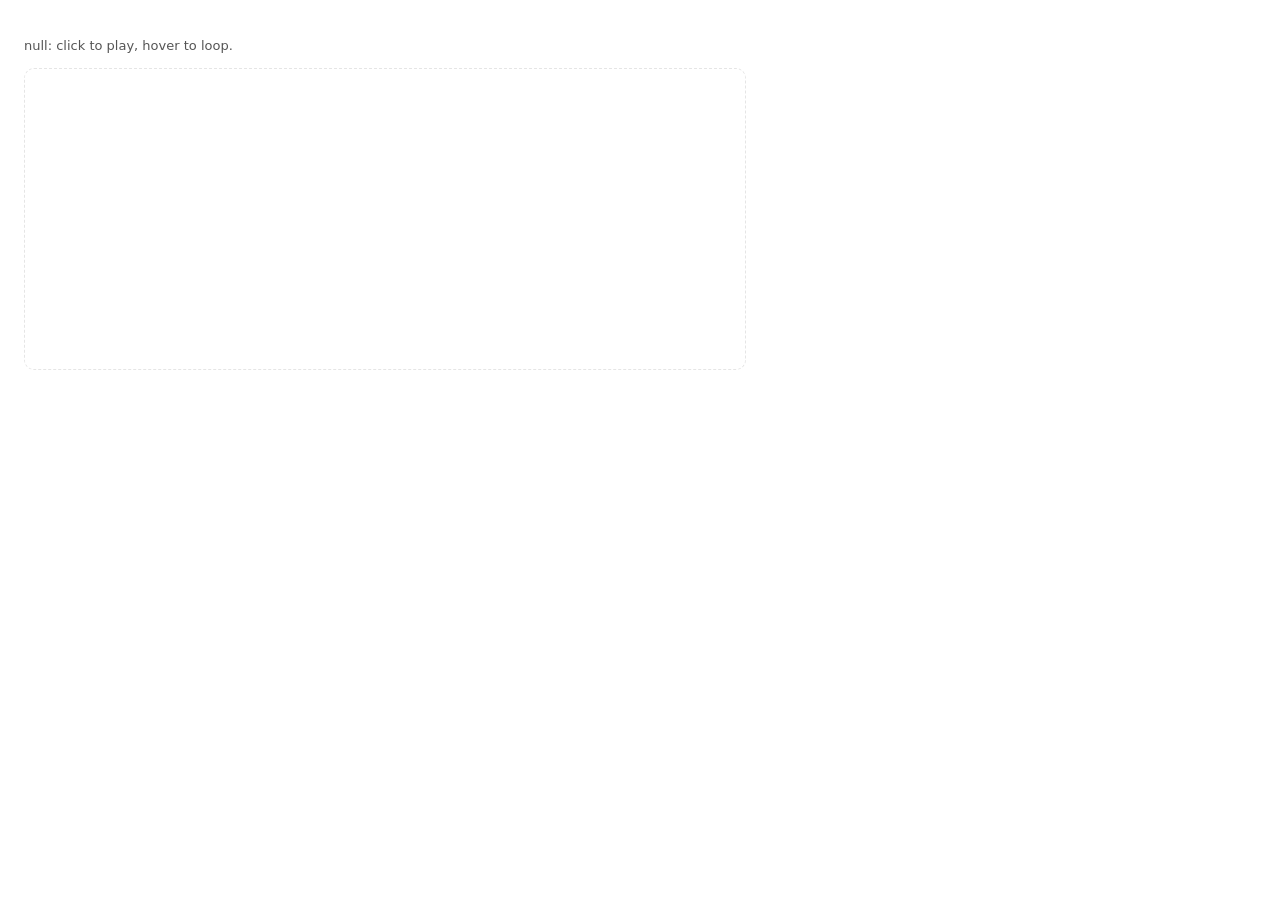
<file: templates/preview.html>
<!doctype html>
<html lang="en">
  <head>
    <meta charset="utf-8" />
    <meta name="viewport" content="width=device-width, initial-scale=1" />
    <title>stick-scene preview</title>
    <style>
      body { margin: 0; padding: 24px; font: 13px/1.4 system-ui, sans-serif; color: #555; background: #fff; }
      .live stick-scene { width: min(720px, 100%); height: 300px; border: 1px dashed #e5e5e5; border-radius: 10px; }
      .grid { display: grid; grid-template-columns: repeat(var(--cols, 4), var(--fw, 360px)); gap: 14px; }
      .grid figure { margin: 0; }
      .grid stick-scene { width: var(--fw, 360px); height: var(--fh, 230px); border: 1px solid #eee; border-radius: 8px; }
      .grid figcaption { margin-top: 4px; font: 12px ui-monospace, monospace; color: #888; }
      .bg-dark { background: #111; }
    </style>
  </head>
  <body>
    <main id="root"></main>
    <script>
      const q = new URLSearchParams(location.search);
      window.__scene = q.get('scene');
      document.write(`<script src="${new URL('../runtime/stick.js', location.href).href}"><\/script>`);
      for (const src of q.getAll('src')) {
        document.write(`<script src="${src}"><\/script>`);
      }
    </script>
    <script>
      (function () {
        const root = document.getElementById('root');
        const id = window.__scene;
        const frames = q.get('frames');
        if (q.get('theme')) {
          STICK.theme(JSON.parse(q.get('theme')));
        }
        if (!frames) {
          root.className = 'live';
          root.innerHTML = `<p>${id}: click to play, hover to loop.</p><stick-scene scene="${id}" play="${q.get('play') || 'hover'}"></stick-scene>`;
          return;
        }
        const list = frames.split(',').map((s) => s.trim()).filter(Boolean);
        root.className = 'grid';
        root.style.setProperty('--cols', q.get('cols') || String(Math.min(4, list.length)));
        if (q.get('fw')) root.style.setProperty('--fw', q.get('fw') + 'px');
        if (q.get('fh')) root.style.setProperty('--fh', q.get('fh') + 'px');
        const els = list.map((f) => {
          const fig = document.createElement('figure');
          fig.innerHTML = `<stick-scene scene="${id}" play="idle"></stick-scene><figcaption>${f}</figcaption>`;
          root.appendChild(fig);
          return [fig.firstChild, f];
        });
        const freeze = () => {
          const def = STICK.SCENES[id];
          if (!def || els.some(([el]) => !el.v)) {
            requestAnimationFrame(freeze);
            return;
          }
          for (const [el, f] of els) {
            const [spec, play] = f.split('@');
            const [k, v] = spec.split(':');
            const n = Number(v);
            const o = k === 'idle' ? { idle: n } : k === 's' ? { u: n / def.dur } : { u: n };
            if (play != null) {
              o.n = Number(play);
            }
            STICK.at(el, o);
          }
          document.body.dataset.ready = '1';
        };
        (document.fonts ? document.fonts.ready : Promise.resolve()).then(() => setTimeout(freeze, 50));
      })();
    </script>
  </body>
</html>
</file>
